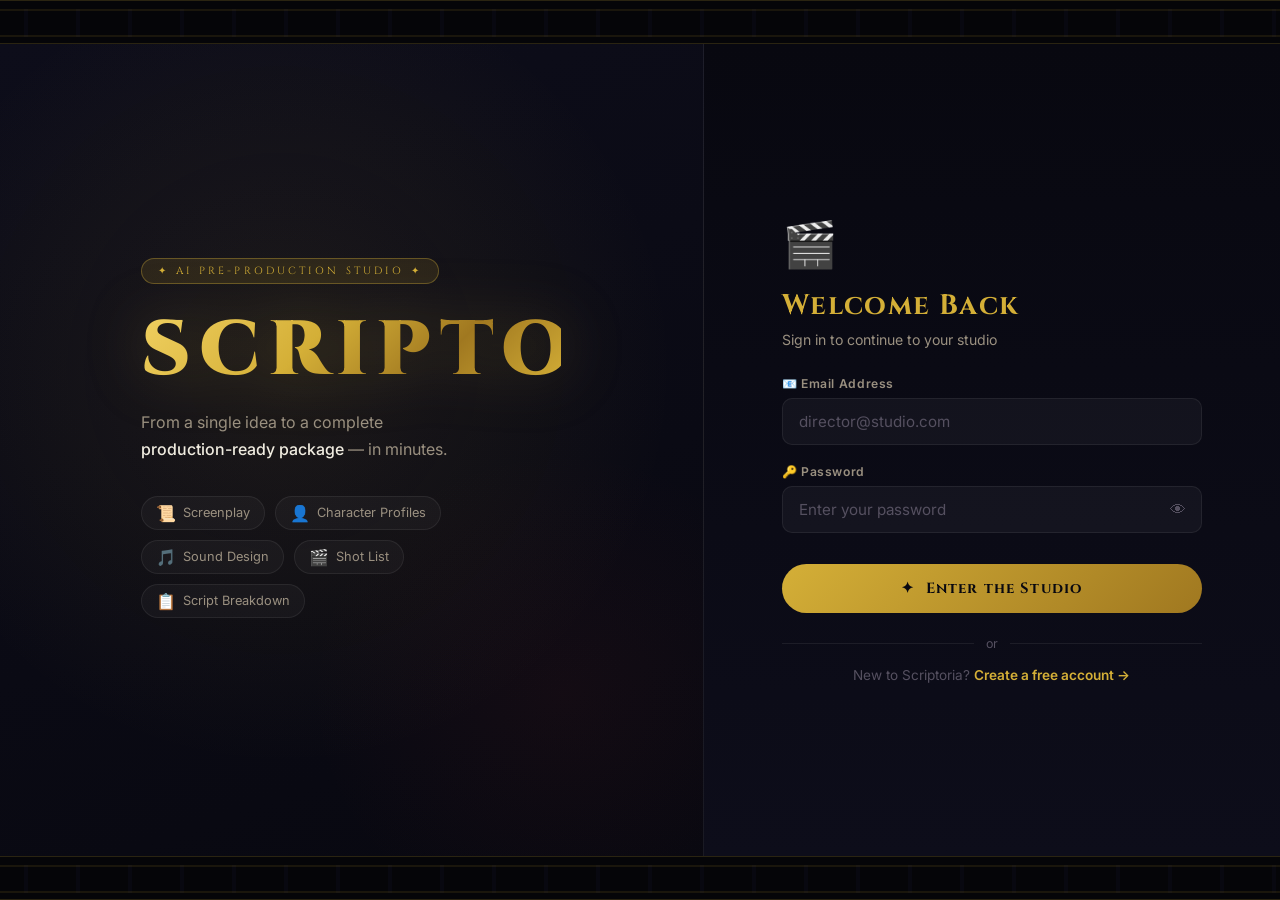
<file: templates/login.html>
<!doctype html>
<html lang="en">
  <head>
    <meta charset="UTF-8" />
    <meta name="viewport" content="width=device-width, initial-scale=1.0" />
    <title>Sign In — Scriptoria</title>
    <meta name="description" content="Sign in to Scriptoria, your AI Film Pre-Production Studio." />
    <link rel="preconnect" href="https://fonts.googleapis.com" />
    <link rel="preconnect" href="https://fonts.gstatic.com" crossorigin />
    <link href="https://fonts.googleapis.com/css2?family=Cinzel:wght@400;600;700;900&family=Inter:wght@300;400;500;600;700&display=swap" rel="stylesheet" />
    <link rel="stylesheet" href="/static/css/auth-pages.css" />
  </head>
  <body>
    <!-- Film grain overlay -->
    <div class="film-grain"></div>

    <!-- Film strips -->
    <div class="film-strip top"><div class="strip-roll"></div></div>
    <div class="film-strip bottom"><div class="strip-roll"></div></div>

    <div class="auth-page">
      <!-- Left panel: branding -->
      <div class="auth-brand">
        <div class="brand-inner">
          <div class="brand-badge">✦ AI PRE-PRODUCTION STUDIO ✦</div>
          <h1 class="brand-title">SCRIPTORIA</h1>
          <p class="brand-tagline">From a single idea to a complete<br /><em>production-ready package</em> — in minutes.</p>
          <div class="brand-features">
            <div class="feature-item"><span class="fi-icon">📜</span><span>Screenplay</span></div>
            <div class="feature-item"><span class="fi-icon">👤</span><span>Character Profiles</span></div>
            <div class="feature-item"><span class="fi-icon">🎵</span><span>Sound Design</span></div>
            <div class="feature-item"><span class="fi-icon">🎬</span><span>Shot List</span></div>
            <div class="feature-item"><span class="fi-icon">📋</span><span>Script Breakdown</span></div>
          </div>
        </div>
      </div>

      <!-- Right panel: form -->
      <div class="auth-form-panel">
        <div class="auth-card">
          <div class="auth-card-icon">🎬</div>
          <h2 class="auth-card-title">Welcome Back</h2>
          <p class="auth-card-sub">Sign in to continue to your studio</p>

          <!-- Message banner -->
          <div id="auth-msg" class="auth-msg hidden"></div>

          <form id="form-login" onsubmit="submitLogin(event)" autocomplete="on" novalidate>
            <div class="field-wrap">
              <label class="field-label" for="login-email">📧 Email Address</label>
              <div class="input-row">
                <input
                  type="email"
                  id="login-email"
                  class="field-input"
                  placeholder="director@studio.com"
                  autocomplete="email"
                  required
                  oninput="validateEmail(this, 'ind-email')"
                />
                <span class="field-ind" id="ind-email"></span>
              </div>
            </div>

            <div class="field-wrap">
              <label class="field-label" for="login-password">🔑 Password</label>
              <div class="input-row pw-row">
                <input
                  type="password"
                  id="login-password"
                  class="field-input"
                  placeholder="Enter your password"
                  autocomplete="current-password"
                  required
                />
                <button type="button" class="pw-eye" onclick="togglePw('login-password', this)" title="Show/hide">👁</button>
              </div>
            </div>

            <button type="submit" id="btn-login" class="auth-btn">
              <span class="auth-btn-inner">
                <span id="btn-icon">✦</span>
                <span id="btn-text">Enter the Studio</span>
              </span>
            </button>
          </form>

          <div class="auth-divider"><span>or</span></div>
          <p class="auth-switch-text">
            New to Scriptoria?
            <a href="/register" class="auth-link">Create a free account →</a>
          </p>
        </div>
      </div>
    </div>

    <script>
      "use strict";

      function validateEmail(input, indId) {
        const el = document.getElementById(indId);
        if (!el || !input.value) { if (el) el.textContent = ""; return; }
        const ok = /^[^\s@]+@[^\s@]+\.[^\s@]+$/.test(input.value);
        el.textContent = ok ? "✓" : "✗";
        el.className   = "field-ind " + (ok ? "ind-ok" : "ind-err");
      }

      function togglePw(id, btn) {
        const inp = document.getElementById(id);
        inp.type = inp.type === "password" ? "text" : "password";
        btn.textContent = inp.type === "password" ? "👁" : "🙈";
      }

      function showMsg(msg, ok = false) {
        const el = document.getElementById("auth-msg");
        el.innerHTML = `<span>${ok ? "✅" : "⚠️"} ${msg}</span>`;
        el.className = "auth-msg " + (ok ? "msg-ok" : "msg-err");
      }

      function setLoading(on) {
        const btn  = document.getElementById("btn-login");
        const icon = document.getElementById("btn-icon");
        const txt  = document.getElementById("btn-text");
        btn.disabled = on;
        btn.classList.toggle("loading", on);
        icon.innerHTML = on ? '<span class="spin"></span>' : "✦";
        txt.textContent = on ? "Signing in…" : "Enter the Studio";
      }

      async function submitLogin(e) {
        e.preventDefault();
        const email    = document.getElementById("login-email").value.trim();
        const password = document.getElementById("login-password").value;

        if (!email || !password) { showMsg("Please fill in both email and password."); return; }

        setLoading(true);
        try {
          const res  = await fetch("/auth/login", {
            method: "POST",
            headers: { "Content-Type": "application/json" },
            body: JSON.stringify({ email, password }),
          });
          
          let data;
          try {
            data = await res.json();
          } catch (e) {
            // Flask returned HTML (e.g. Server crashed due to DB connection)
            showMsg("Server Error (500). Is your MongoDB database running and connected?");
            return;
          }

          if (!res.ok) {
            if (data.error && data.error.includes("No account")) {
              showMsg(data.error + " Redirecting to register…");
              setTimeout(() => window.location.href = "/register", 1800);
            } else {
              showMsg(data.error || "Login failed. Please try again.");
            }
            return;
          }

          showMsg(`Welcome back, ${data.name}! Entering studio…`, true);
          setTimeout(() => window.location.href = "/", 900);
        } catch (err) {
          showMsg("Network error — connection failed.");
        } finally {
          setLoading(false);
        }
      }
    </script>
  </body>
</html>
</file>
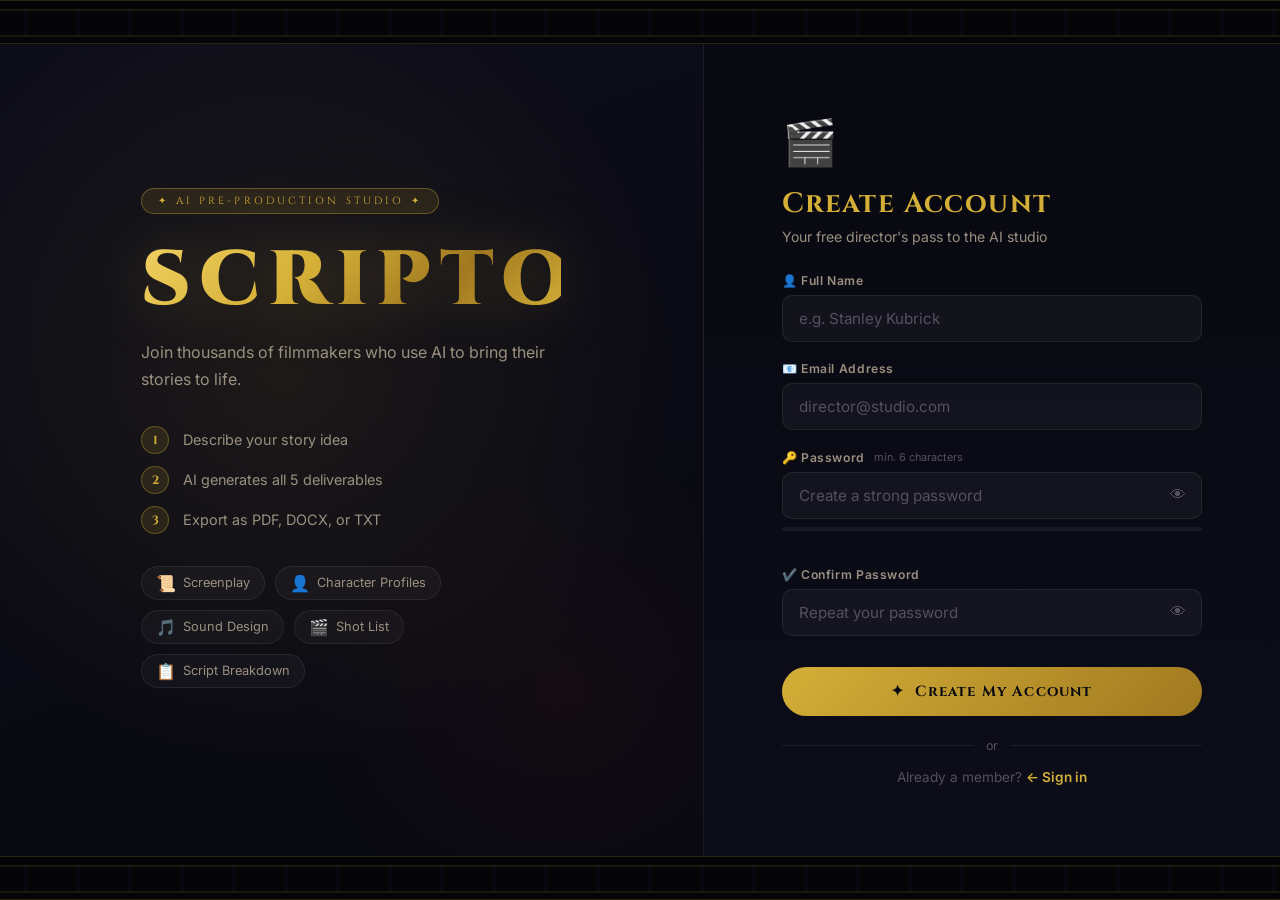
<file: templates/register.html>
<!doctype html>
<html lang="en">
  <head>
    <meta charset="UTF-8" />
    <meta name="viewport" content="width=device-width, initial-scale=1.0" />
    <title>Create Account — Scriptoria</title>
    <meta name="description" content="Create your free Scriptoria account and start building your film pre-production package with AI." />
    <link rel="preconnect" href="https://fonts.googleapis.com" />
    <link rel="preconnect" href="https://fonts.gstatic.com" crossorigin />
    <link href="https://fonts.googleapis.com/css2?family=Cinzel:wght@400;600;700;900&family=Inter:wght@300;400;500;600;700&display=swap" rel="stylesheet" />
    <link rel="stylesheet" href="/static/css/auth-pages.css" />
  </head>
  <body>
    <!-- Film grain overlay -->
    <div class="film-grain"></div>

    <!-- Film strips -->
    <div class="film-strip top"><div class="strip-roll"></div></div>
    <div class="film-strip bottom"><div class="strip-roll"></div></div>

    <div class="auth-page">
      <!-- Left panel: branding -->
      <div class="auth-brand">
        <div class="brand-inner">
          <div class="brand-badge">✦ AI PRE-PRODUCTION STUDIO ✦</div>
          <h1 class="brand-title">SCRIPTORIA</h1>
          <p class="brand-tagline">Join thousands of filmmakers who use AI to bring their stories to life.</p>

          <div class="brand-steps">
            <div class="step-item"><span class="step-num">1</span><span>Describe your story idea</span></div>
            <div class="step-item"><span class="step-num">2</span><span>AI generates all 5 deliverables</span></div>
            <div class="step-item"><span class="step-num">3</span><span>Export as PDF, DOCX, or TXT</span></div>
          </div>

          <div class="brand-features">
            <div class="feature-item"><span class="fi-icon">📜</span><span>Screenplay</span></div>
            <div class="feature-item"><span class="fi-icon">👤</span><span>Character Profiles</span></div>
            <div class="feature-item"><span class="fi-icon">🎵</span><span>Sound Design</span></div>
            <div class="feature-item"><span class="fi-icon">🎬</span><span>Shot List</span></div>
            <div class="feature-item"><span class="fi-icon">📋</span><span>Script Breakdown</span></div>
          </div>
        </div>
      </div>

      <!-- Right panel: form -->
      <div class="auth-form-panel">
        <div class="auth-card">
          <div class="auth-card-icon">🎬</div>
          <h2 class="auth-card-title">Create Account</h2>
          <p class="auth-card-sub">Your free director's pass to the AI studio</p>

          <!-- Message banner -->
          <div id="auth-msg" class="auth-msg hidden"></div>

          <form id="form-register" onsubmit="submitRegister(event)" autocomplete="on" novalidate>
            <div class="field-wrap">
              <label class="field-label" for="reg-name">👤 Full Name</label>
              <div class="input-row">
                <input
                  type="text"
                  id="reg-name"
                  class="field-input"
                  placeholder="e.g. Stanley Kubrick"
                  maxlength="60"
                  autocomplete="name"
                  required
                  oninput="validateName(this)"
                />
                <span class="field-ind" id="ind-name"></span>
              </div>
            </div>

            <div class="field-wrap">
              <label class="field-label" for="reg-email">📧 Email Address</label>
              <div class="input-row">
                <input
                  type="email"
                  id="reg-email"
                  class="field-input"
                  placeholder="director@studio.com"
                  autocomplete="email"
                  required
                  oninput="validateEmail(this, 'ind-email')"
                />
                <span class="field-ind" id="ind-email"></span>
              </div>
            </div>

            <div class="field-wrap">
              <label class="field-label" for="reg-password">
                🔑 Password
                <span class="field-hint">min. 6 characters</span>
              </label>
              <div class="input-row pw-row">
                <input
                  type="password"
                  id="reg-password"
                  class="field-input"
                  placeholder="Create a strong password"
                  autocomplete="new-password"
                  required
                  oninput="onPwInput(this)"
                />
                <button type="button" class="pw-eye" onclick="togglePw('reg-password', this)" title="Show/hide">👁</button>
              </div>
              <!-- Strength bar -->
              <div class="pw-strength-bar">
                <div class="pw-strength-fill" id="pw-fill"></div>
              </div>
              <div class="pw-strength-lbl" id="pw-lbl"></div>
            </div>

            <div class="field-wrap">
              <label class="field-label" for="reg-confirm">✔️ Confirm Password</label>
              <div class="input-row pw-row">
                <input
                  type="password"
                  id="reg-confirm"
                  class="field-input"
                  placeholder="Repeat your password"
                  autocomplete="new-password"
                  required
                  oninput="checkConfirm(this)"
                />
                <button type="button" class="pw-eye" onclick="togglePw('reg-confirm', this)" title="Show/hide">👁</button>
              </div>
              <span class="field-ind field-ind-block" id="ind-confirm"></span>
            </div>

            <button type="submit" id="btn-register" class="auth-btn">
              <span class="auth-btn-inner">
                <span id="btn-icon">✦</span>
                <span id="btn-text">Create My Account</span>
              </span>
            </button>
          </form>

          <div class="auth-divider"><span>or</span></div>
          <p class="auth-switch-text">
            Already a member?
            <a href="/login" class="auth-link">← Sign in</a>
          </p>
        </div>
      </div>
    </div>

    <script>
      "use strict";

      // ── Validators ─────────────────────────────────────────────────────
      function validateName(input) {
        const el = document.getElementById("ind-name");
        if (!el) return;
        const ok = input.value.trim().length >= 2;
        el.textContent = ok ? "✓" : "✗";
        el.className   = "field-ind " + (ok ? "ind-ok" : "ind-err");
      }

      function validateEmail(input, indId) {
        const el = document.getElementById(indId);
        if (!el || !input.value) { if (el) el.textContent = ""; return; }
        const ok = /^[^\s@]+@[^\s@]+\.[^\s@]+$/.test(input.value);
        el.textContent = ok ? "✓" : "✗";
        el.className   = "field-ind " + (ok ? "ind-ok" : "ind-err");
      }

      function checkConfirm(input) {
        const pw = document.getElementById("reg-password")?.value;
        const el = document.getElementById("ind-confirm");
        if (!el) return;
        const ok = input.value.length > 0 && input.value === pw;
        el.textContent = input.value ? (ok ? "✓ Passwords match" : "✗ Doesn't match") : "";
        el.className   = "field-ind field-ind-block " + (ok ? "ind-ok" : "ind-err");
      }

      // ── Password strength ───────────────────────────────────────────────
      const PW_LEVELS = [
        { l: "",           c: "transparent", p: 0   },
        { l: "Too short",  c: "#e74c3c",     p: 20  },
        { l: "Weak",       c: "#e67e22",     p: 40  },
        { l: "Fair",       c: "#f1c40f",     p: 60  },
        { l: "Strong",     c: "#2ecc71",     p: 80  },
        { l: "Very strong",c: "#1abc9c",     p: 100 },
      ];

      function pwScore(pw) {
        let s = 0;
        if (pw.length >= 6)       s++;
        if (pw.length >= 10)      s++;
        if (/[A-Z]/.test(pw))    s++;
        if (/[0-9]/.test(pw))    s++;
        if (/[^A-Za-z0-9]/.test(pw)) s++;
        return s;
      }

      function onPwInput(input) {
        const lv   = PW_LEVELS[input.value ? pwScore(input.value) : 0];
        const fill = document.getElementById("pw-fill");
        const lbl  = document.getElementById("pw-lbl");
        if (fill) { fill.style.width = lv.p + "%"; fill.style.background = lv.c; }
        if (lbl)  { lbl.textContent = lv.l; lbl.style.color = lv.c; }
        const confirm = document.getElementById("reg-confirm");
        if (confirm && confirm.value) checkConfirm(confirm);
      }

      // ── Toggle password visibility ───────────────────────────────────────
      function togglePw(id, btn) {
        const inp = document.getElementById(id);
        inp.type = inp.type === "password" ? "text" : "password";
        btn.textContent = inp.type === "password" ? "👁" : "🙈";
      }

      // ── Message banner ───────────────────────────────────────────────────
      function showMsg(msg, ok = false) {
        const el = document.getElementById("auth-msg");
        el.innerHTML = `<span>${ok ? "✅" : "⚠️"} ${msg}</span>`;
        el.className = "auth-msg " + (ok ? "msg-ok" : "msg-err");
      }

      // ── Button loading ───────────────────────────────────────────────────
      function setLoading(on) {
        const btn  = document.getElementById("btn-register");
        const icon = document.getElementById("btn-icon");
        const txt  = document.getElementById("btn-text");
        btn.disabled = on;
        btn.classList.toggle("loading", on);
        icon.innerHTML  = on ? '<span class="spin"></span>' : "✦";
        txt.textContent = on ? "Creating account…" : "Create My Account";
      }

      // ── Submit ──────────────────────────────────────────────────────────
      async function submitRegister(e) {
        e.preventDefault();
        const name     = document.getElementById("reg-name").value.trim();
        const email    = document.getElementById("reg-email").value.trim();
        const password = document.getElementById("reg-password").value;
        const confirm  = document.getElementById("reg-confirm").value;

        if (!name || !email || !password || !confirm) { showMsg("Please fill in all fields."); return; }
        if (password !== confirm) { showMsg("Passwords do not match — please re-enter."); return; }
        if (password.length < 6)  { showMsg("Password must be at least 6 characters."); return; }

        setLoading(true);
        try {
          const res  = await fetch("/auth/register", {
            method: "POST",
            headers: { "Content-Type": "application/json" },
            body: JSON.stringify({ name, email, password, confirm_password: confirm }),
          });
          
          let data;
          try {
            data = await res.json();
          } catch (e) {
            showMsg("Server Error (500). Is your MongoDB database running and connected?");
            return;
          }

          if (!res.ok) {
            if (data.error && data.error.includes("already registered")) {
              showMsg(data.error + " Redirecting to sign-in…");
              setTimeout(() => window.location.href = "/login", 1800);
            } else {
              showMsg(data.error || "Registration failed. Please try again.");
            }
            return;
          }

          showMsg(`Account created! Welcome, ${data.name}! 🎬 Entering studio…`, true);
          setTimeout(() => window.location.href = "/", 900);
        } catch (err) {
          showMsg("Network error — connection failed.");
        } finally {
          setLoading(false);
        }
      }
    </script>
  </body>
</html>
</file>
<file: static/css/auth-pages.css>
/* ═══════════════════════════════════════════════════════════════════════════
   SCRIPTORIA — Auth Pages (login.html / register.html)
   Cinema-dark two-panel layout
═══════════════════════════════════════════════════════════════════════════ */

*, *::before, *::after { box-sizing: border-box; margin: 0; padding: 0; }

:root {
  --bg-deep:    #080810;
  --bg-dark:    #0d0d1a;
  --bg-card:    #12121f;
  --bg-card2:   #1a1a2e;
  --border:     rgba(255,255,255,0.07);
  --border-gold:rgba(212,175,55,0.35);

  --gold:       #d4af37;
  --gold-light: #f0d060;
  --gold-dim:   rgba(212,175,55,0.12);

  --text-p:     #f0ece0;
  --text-s:     #9a9080;
  --text-m:     #555060;

  --radius:     14px;
  --t:          0.25s cubic-bezier(0.4,0,0.2,1);
}

html, body {
  height: 100%;
  font-family: "Inter", sans-serif;
  background: var(--bg-deep);
  color: var(--text-p);
  overflow: hidden;
}

/* ── Film grain ──────────────────────────────────────────────────────────── */
.film-grain {
  position: fixed; inset: 0; pointer-events: none; z-index: 0; opacity: 0.5;
  background-image: url("data:image/svg+xml,%3Csvg viewBox='0 0 256 256' xmlns='http://www.w3.org/2000/svg'%3E%3Cfilter id='n'%3E%3CfeTurbulence type='fractalNoise' baseFrequency='0.9' numOctaves='4' stitchTiles='stitch'/%3E%3C/filter%3E%3Crect width='100%25' height='100%25' filter='url(%23n)' opacity='0.04'/%3E%3C/svg%3E");
}

/* ── Film strips ─────────────────────────────────────────────────────────── */
.film-strip {
  position: fixed; left: 0; right: 0; height: 44px;
  background: #050508;
  border-top: 1.5px solid rgba(212,175,55,0.18);
  border-bottom: 1.5px solid rgba(212,175,55,0.18);
  overflow: hidden; z-index: 2;
}
.film-strip.top    { top: 0; }
.film-strip.bottom { bottom: 0; }
.strip-roll {
  display: block; width: 200%; height: 28px; margin: 8px 0;
  background: repeating-linear-gradient(90deg, transparent 0 24px, var(--bg-deep) 24px 28px, transparent 28px 52px);
  border-top: 2px solid rgba(212,175,55,0.1);
  border-bottom: 2px solid rgba(212,175,55,0.1);
  animation: roll 8s linear infinite;
}
@keyframes roll { from { transform: translateX(0); } to { transform: translateX(-50%); } }

/* ── Two-panel layout ────────────────────────────────────────────────────── */
.auth-page {
  display: flex;
  height: 100vh;
  padding: 44px 0; /* film strip height */
  position: relative; z-index: 5;
}

/* LEFT: Brand panel */
.auth-brand {
  flex: 1.1;
  background:
    radial-gradient(ellipse 80% 70% at 40% 40%, rgba(212,175,55,0.09) 0%, transparent 70%),
    linear-gradient(160deg, #0d0d1a, #080810);
  display: flex;
  align-items: center;
  justify-content: center;
  padding: 2.5rem 3rem;
  border-right: 1px solid var(--border);
  position: relative;
  overflow: hidden;
}
.auth-brand::after {
  content: "";
  position: absolute; inset: 0;
  background: radial-gradient(ellipse 60% 50% at 80% 80%, rgba(192,57,43,0.06) 0%, transparent 60%);
  pointer-events: none;
}

.brand-inner {
  max-width: 420px;
  animation: fadeUp 0.8s ease both;
}

@keyframes fadeUp {
  from { opacity: 0; transform: translateY(30px); }
  to   { opacity: 1; transform: translateY(0); }
}

.brand-badge {
  display: inline-block;
  font-family: "Cinzel", serif;
  font-size: 0.65rem;
  letter-spacing: 0.3em;
  color: var(--gold);
  border: 1px solid var(--border-gold);
  padding: 5px 16px;
  border-radius: 100px;
  background: var(--gold-dim);
  margin-bottom: 1.8rem;
}

.brand-title {
  font-family: "Cinzel", serif;
  font-size: clamp(2.8rem, 6vw, 5rem);
  font-weight: 900;
  letter-spacing: 0.1em;
  line-height: 1;
  background: linear-gradient(135deg, #f0d060 0%, #d4af37 40%, #a07820 70%, #d4af37 100%);
  -webkit-background-clip: text;
  -webkit-text-fill-color: transparent;
  background-clip: text;
  filter: drop-shadow(0 0 30px rgba(212,175,55,0.25));
  margin-bottom: 1.2rem;
}

.brand-tagline {
  font-size: 1rem;
  color: var(--text-s);
  line-height: 1.7;
  margin-bottom: 2rem;
}
.brand-tagline em { color: var(--text-p); font-style: normal; font-weight: 500; }

/* Features grid */
.brand-features {
  display: flex;
  flex-wrap: wrap;
  gap: 10px;
  margin-bottom: 1.5rem;
}
.feature-item {
  display: flex;
  align-items: center;
  gap: 7px;
  background: rgba(255,255,255,0.03);
  border: 1px solid var(--border);
  border-radius: 100px;
  padding: 6px 14px;
  font-size: 0.8rem;
  color: var(--text-s);
  transition: var(--t);
}
.feature-item:hover { border-color: var(--border-gold); color: var(--gold); }
.fi-icon { font-size: 1rem; }

/* Steps */
.brand-steps {
  display: flex;
  flex-direction: column;
  gap: 12px;
  margin-bottom: 2rem;
}
.step-item {
  display: flex;
  align-items: center;
  gap: 14px;
  font-size: 0.9rem;
  color: var(--text-s);
}
.step-num {
  width: 28px; height: 28px;
  border-radius: 50%;
  border: 1.5px solid var(--border-gold);
  background: var(--gold-dim);
  color: var(--gold);
  font-family: "Cinzel", serif;
  font-size: 0.75rem;
  font-weight: 700;
  display: flex; align-items: center; justify-content: center;
  flex-shrink: 0;
}

/* RIGHT: Form panel */
.auth-form-panel {
  flex: 0.9;
  display: flex;
  align-items: center;
  justify-content: center;
  padding: 2rem 2.5rem;
  overflow-y: auto;
  background: linear-gradient(180deg, #080810, #0d0d1a);
}

.auth-card {
  width: 100%;
  max-width: 420px;
  animation: fadeUp 0.9s 0.1s ease both;
}

.auth-card-icon {
  font-size: 2.8rem;
  margin-bottom: 1rem;
}

.auth-card-title {
  font-family: "Cinzel", serif;
  font-size: 1.75rem;
  color: var(--gold);
  margin-bottom: 0.4rem;
  letter-spacing: 0.05em;
}

.auth-card-sub {
  font-size: 0.88rem;
  color: var(--text-s);
  margin-bottom: 1.75rem;
}

/* ── Message banner ──────────────────────────────────────────────────────── */
.auth-msg {
  border-radius: 10px;
  padding: 11px 16px;
  font-size: 0.86rem;
  margin-bottom: 1.2rem;
  animation: slideIn 0.25s ease both;
}
.auth-msg.hidden { display: none; }
.msg-err { background: rgba(192,57,43,0.14); border: 1px solid rgba(192,57,43,0.4); color: #e74c3c; }
.msg-ok  { background: rgba(46,204,113,0.12); border: 1px solid rgba(46,204,113,0.35); color: #2ecc71; }

@keyframes slideIn {
  from { opacity: 0; transform: translateY(-8px); }
  to   { opacity: 1; transform: translateY(0); }
}

/* ── Fields ──────────────────────────────────────────────────────────────── */
.field-wrap {
  margin-bottom: 1.2rem;
}

.field-label {
  display: flex;
  align-items: center;
  gap: 5px;
  font-size: 0.76rem;
  font-weight: 600;
  letter-spacing: 0.05em;
  color: var(--text-s);
  margin-bottom: 7px;
}

.field-hint {
  font-size: 0.68rem;
  font-weight: 400;
  color: var(--text-m);
  letter-spacing: 0;
  margin-left: 4px;
}

.input-row {
  position: relative;
  display: flex;
  align-items: center;
}

.field-input {
  width: 100%;
  background: rgba(255,255,255,0.04);
  border: 1px solid var(--border);
  border-radius: 10px;
  padding: 13px 44px 13px 16px;
  color: var(--text-p);
  font-family: "Inter", sans-serif;
  font-size: 0.95rem;
  outline: none;
  transition: var(--t);
}
.field-input:focus {
  border-color: var(--gold);
  background: rgba(212,175,55,0.05);
  box-shadow: 0 0 0 3px rgba(212,175,55,0.1);
}
.field-input::placeholder { color: var(--text-m); }

/* Validation indicator (inside input row) */
.field-ind {
  position: absolute;
  right: 44px;
  font-size: 0.9rem;
  font-weight: 700;
  pointer-events: none;
  transition: var(--t);
}
.field-ind-block {
  position: static;
  display: block;
  font-size: 0.75rem;
  margin-top: 5px;
}
.ind-ok  { color: #2ecc71; }
.ind-err { color: #e74c3c; }

/* Password wrapper */
.pw-row .field-input { padding-right: 80px; }
.pw-row .field-ind   { right: 48px; }

.pw-eye {
  position: absolute;
  right: 12px;
  background: none;
  border: none;
  cursor: pointer;
  font-size: 1rem;
  color: var(--text-m);
  padding: 4px;
  transition: var(--t);
  line-height: 1;
}
.pw-eye:hover { color: var(--gold); }

/* ── Password strength ───────────────────────────────────────────────────── */
.pw-strength-bar {
  height: 4px;
  background: rgba(255,255,255,0.06);
  border-radius: 100px;
  margin-top: 8px;
  overflow: hidden;
}
.pw-strength-fill {
  height: 100%;
  border-radius: 100px;
  width: 0;
  transition: width 0.4s ease, background 0.4s ease;
}
.pw-strength-lbl {
  font-size: 0.72rem;
  font-weight: 600;
  margin-top: 4px;
  min-height: 1.1em;
  letter-spacing: 0.04em;
  transition: color 0.3s;
}

/* ── Auth submit button ──────────────────────────────────────────────────── */
.auth-btn {
  width: 100%;
  background: linear-gradient(135deg, #d4af37, #a07820);
  color: #080810;
  font-family: "Cinzel", serif;
  font-weight: 700;
  font-size: 0.92rem;
  letter-spacing: 0.08em;
  padding: 15px 24px;
  border: none;
  border-radius: 100px;
  cursor: pointer;
  transition: var(--t);
  margin-top: 0.75rem;
  position: relative;
  overflow: hidden;
}
.auth-btn:hover:not(:disabled) {
  transform: translateY(-2px);
  box-shadow: 0 10px 32px rgba(212,175,55,0.45);
}
.auth-btn:active:not(:disabled) { transform: translateY(0); }
.auth-btn:disabled { opacity: 0.65; cursor: not-allowed; transform: none; }
.auth-btn.loading  { background: linear-gradient(135deg, #444, #2a2a2a); color: var(--text-s); }

.auth-btn-inner {
  display: flex;
  align-items: center;
  justify-content: center;
  gap: 10px;
}

/* Spinner inside button */
.spin {
  display: inline-block;
  width: 14px; height: 14px;
  border: 2px solid rgba(255,255,255,0.2);
  border-top-color: var(--gold);
  border-radius: 50%;
  animation: spinning 0.7s linear infinite;
}
@keyframes spinning { to { transform: rotate(360deg); } }

/* ── Divider ─────────────────────────────────────────────────────────────── */
.auth-divider {
  display: flex;
  align-items: center;
  gap: 12px;
  margin: 1.4rem 0 1rem;
  color: var(--text-m);
  font-size: 0.78rem;
}
.auth-divider::before,
.auth-divider::after {
  content: "";
  flex: 1;
  height: 1px;
  background: var(--border);
}

/* ── Switch link ─────────────────────────────────────────────────────────── */
.auth-switch-text {
  text-align: center;
  font-size: 0.85rem;
  color: var(--text-m);
}
.auth-link {
  color: var(--gold);
  text-decoration: none;
  font-weight: 600;
  transition: var(--t);
}
.auth-link:hover {
  color: var(--gold-light);
  text-decoration: underline;
}

/* ── Responsive: stack on small screens ──────────────────────────────────── */
@media (max-width: 820px) {
  .auth-page    { flex-direction: column; overflow-y: auto; height: auto; }
  .auth-brand   { border-right: none; border-bottom: 1px solid var(--border);
                  padding: 2rem 1.5rem; min-height: auto; }
  .auth-form-panel { padding: 2rem 1.5rem 3rem; }
  .brand-title  { font-size: 2.5rem; }
  html, body    { overflow-y: auto; }
}
</file>
